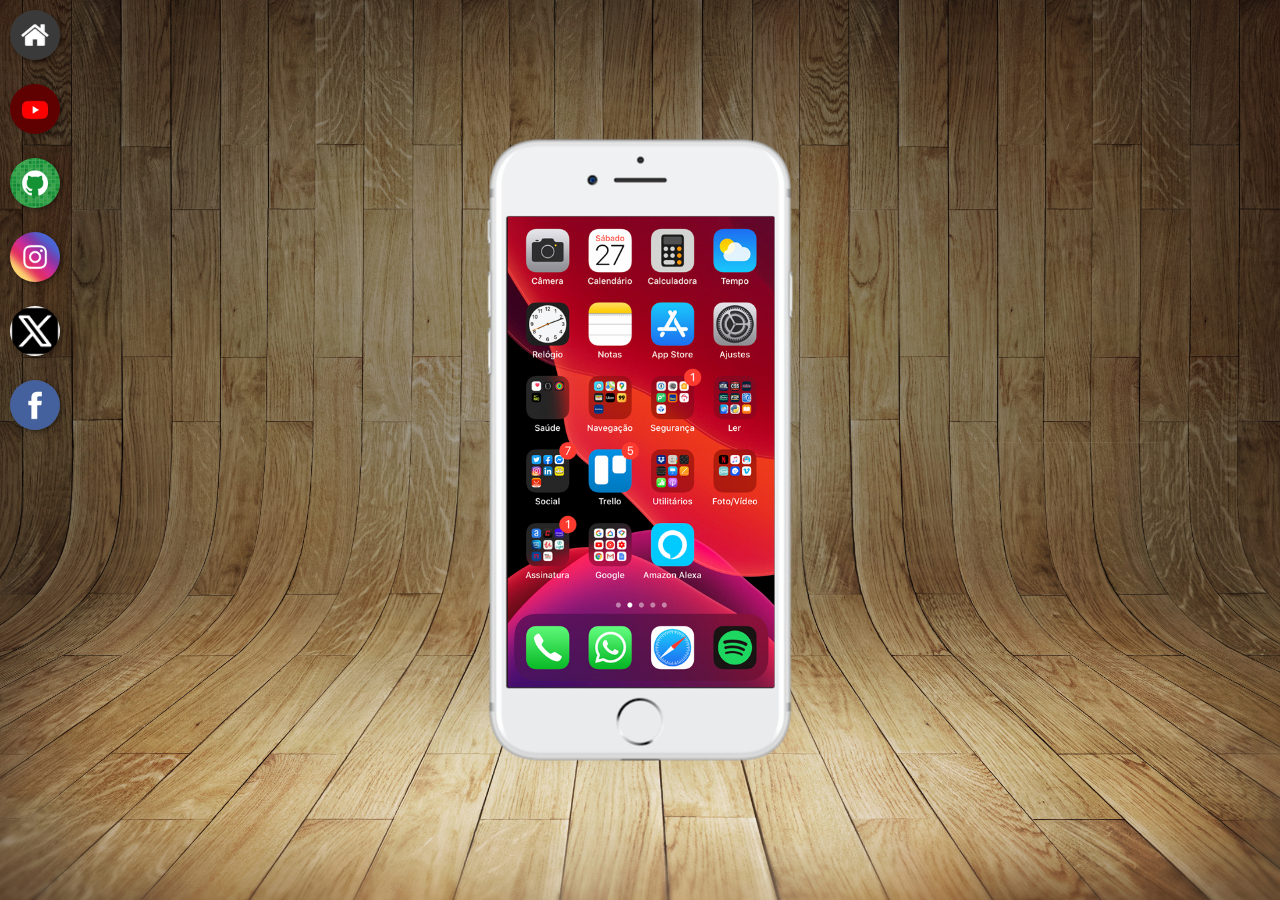
<file: index.html>
<!DOCTYPE html>
<html lang="pt-br">
<head>
    <meta charset="UTF-8">
    <meta name="viewport" content="width=device-width, initial-scale=1.0">
    <link rel="shortcut icon" href="favicon.ico" type="image/x-icon">
    <link rel="stylesheet" href="estilos/style.css">
    <title>Projeto de Redes Sociais</title>
</head>
<body>
    <main>
        <section id="telefone">
          <iframe src="home.html"  name="tela" id="tela" frameborder="0">
            Seu navegador não é compatível com isso.
          </iframe>
        </section>
        <section id="redes-sociais">
          <a href="home.html" target="tela"><img src="imagens/logo-home.jpg" alt="home"></a><br>
           <a href="youtube.html"tela" target="tela"><img src="imagens/logo-youtube.jpg" alt="youtube.html"></a><br>
            <a href="github.html" target="tela"><img src="imagens/logo-github.jpg" alt="github"></a><br>
             <a href="instagram.html" target="tela"><img src="imagens/logo-instagram.jpg" alt="Instagram"></a><br>
              <a href="X.html" target="tela"><img src="imagens/Logo X .png" alt="X"></a><br>
               <a href="facebook.html" target="tela"><img src="imagens/logo-facebook.jpg" alt="Facebook"></a>

        </section>
    </main> 
</body>
</html>
</file>
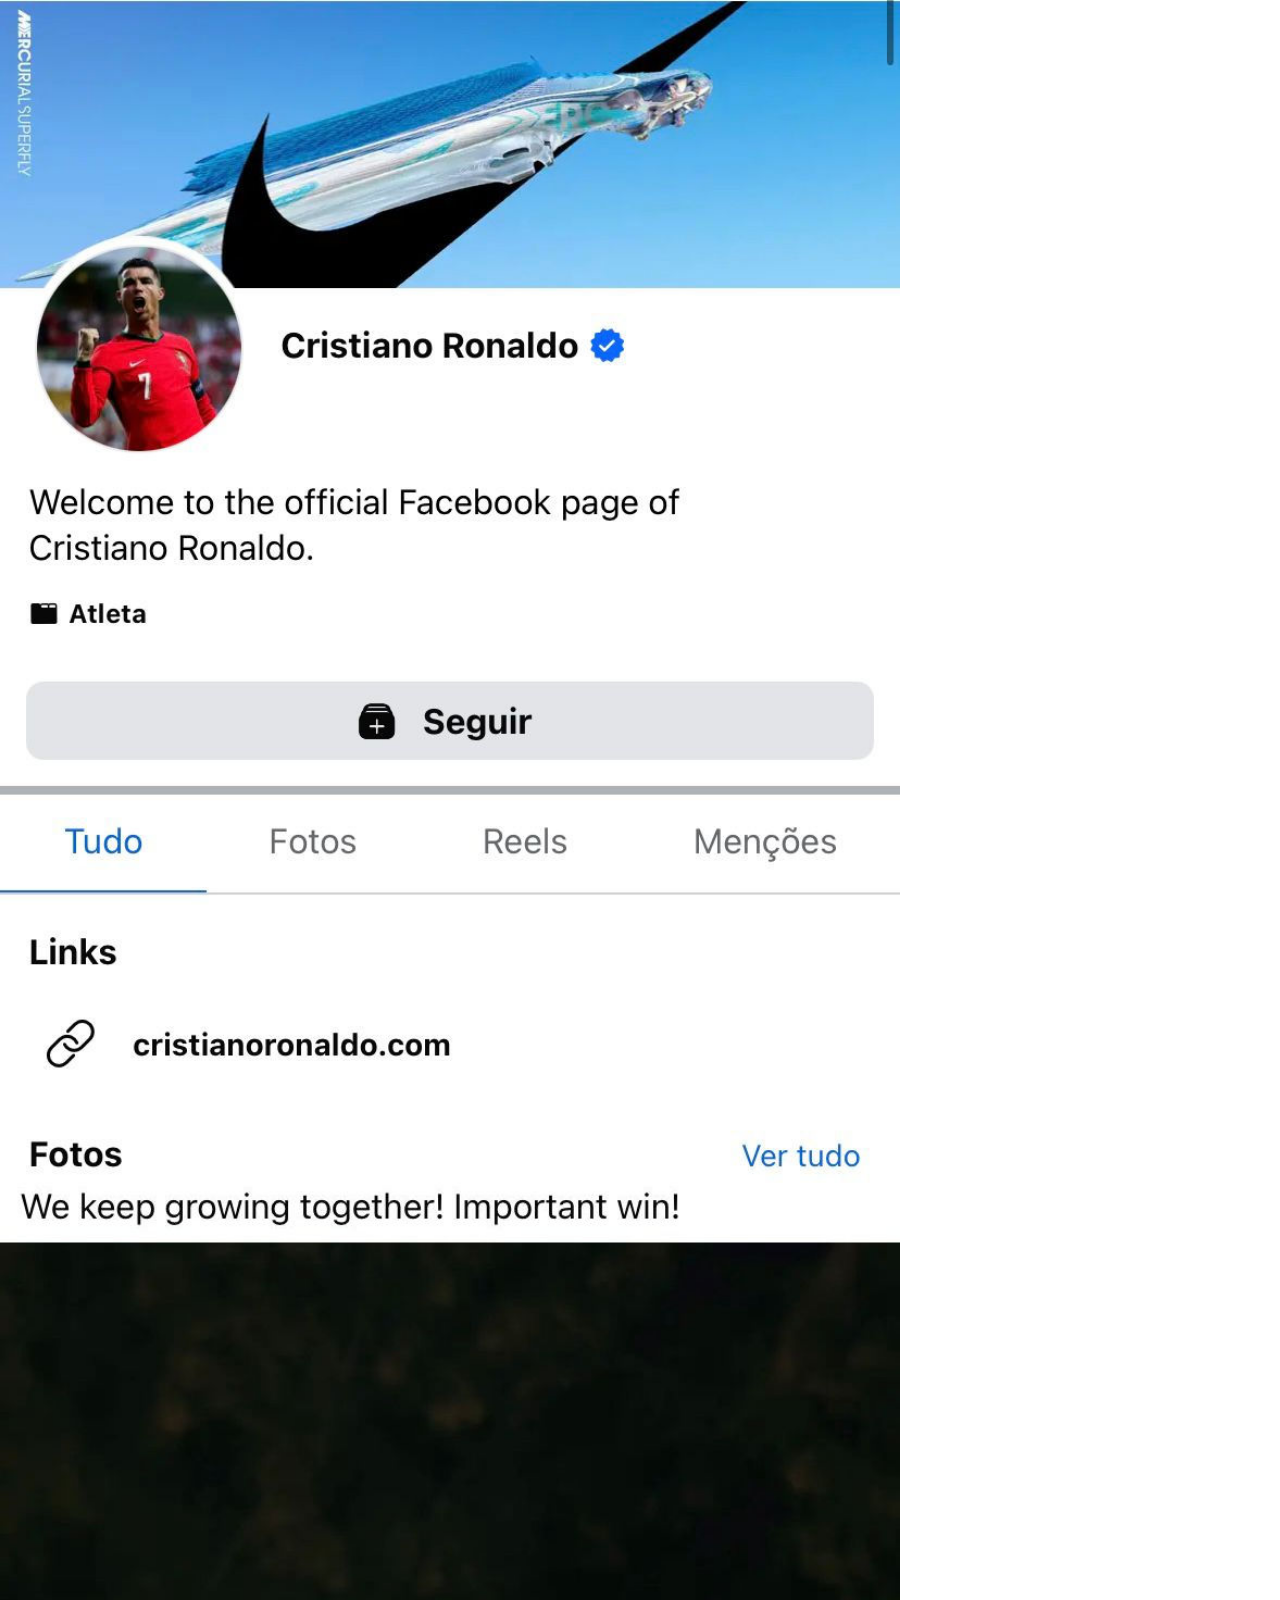
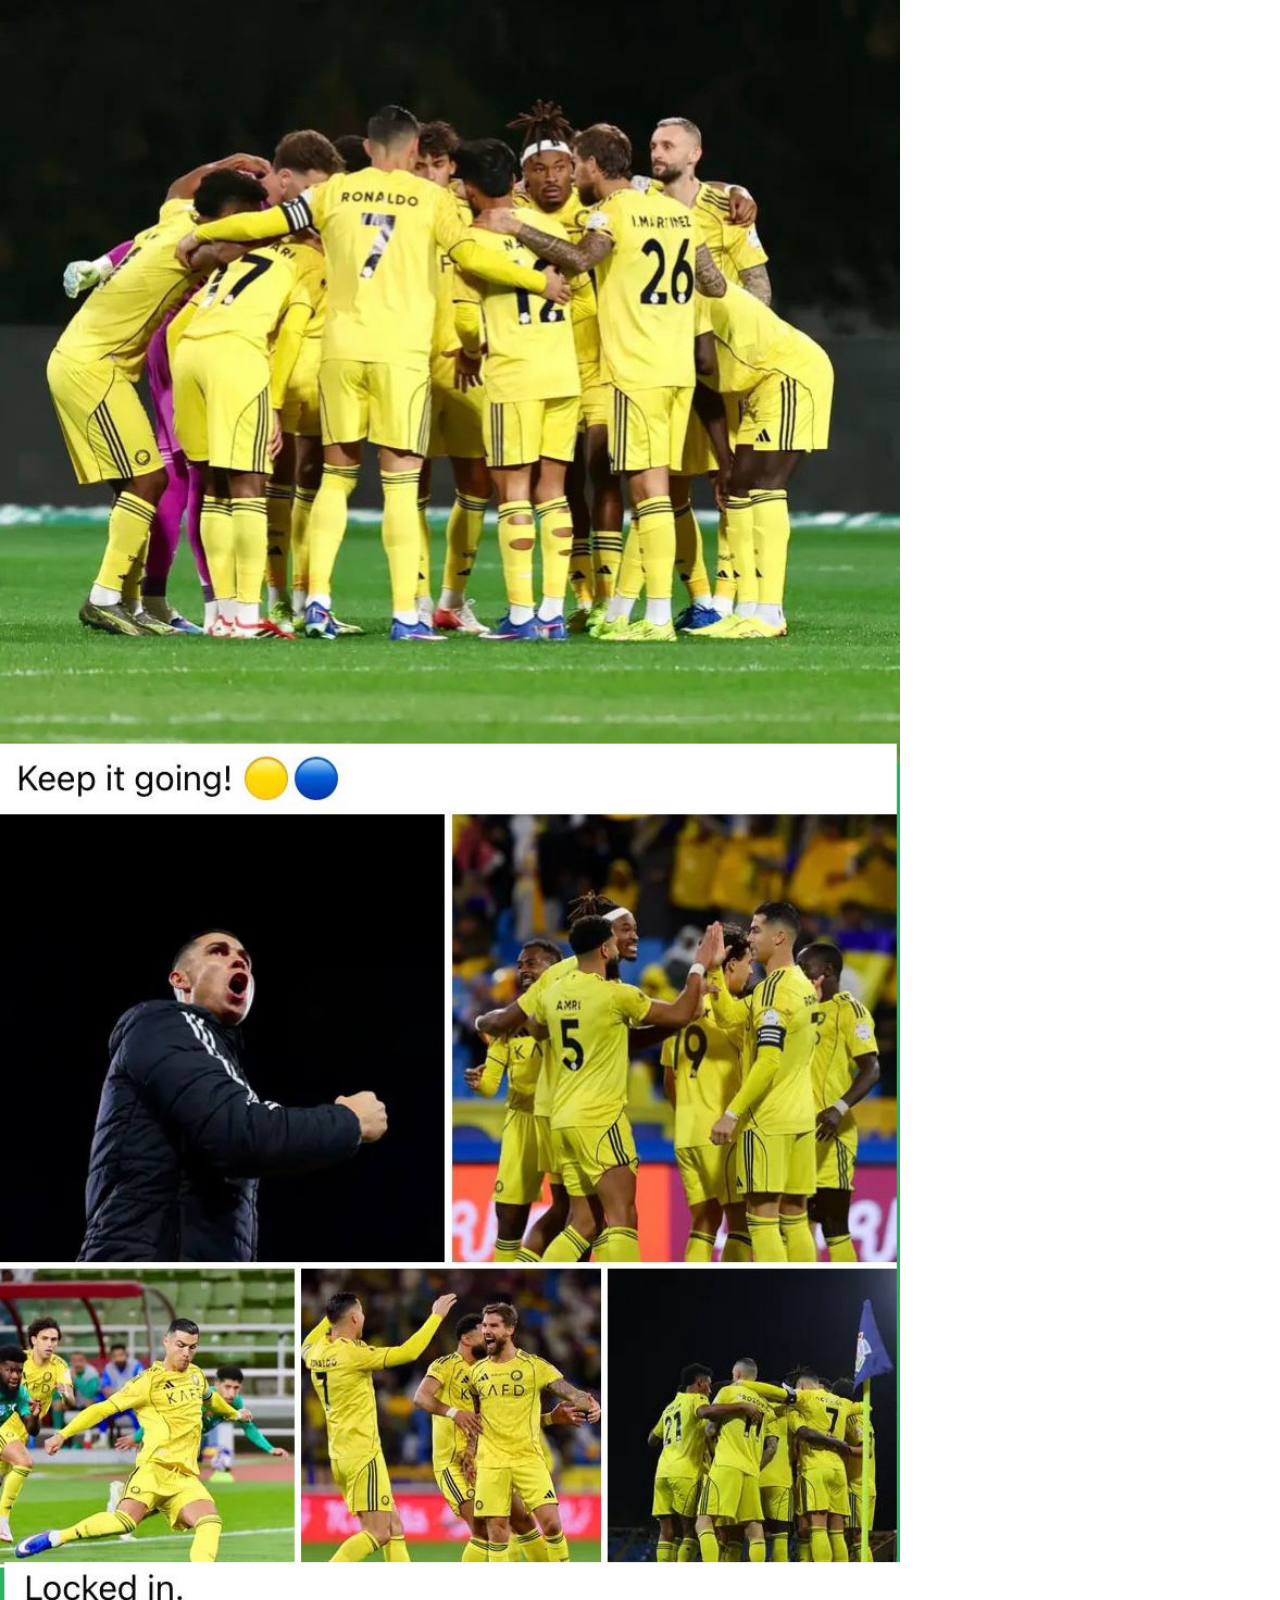
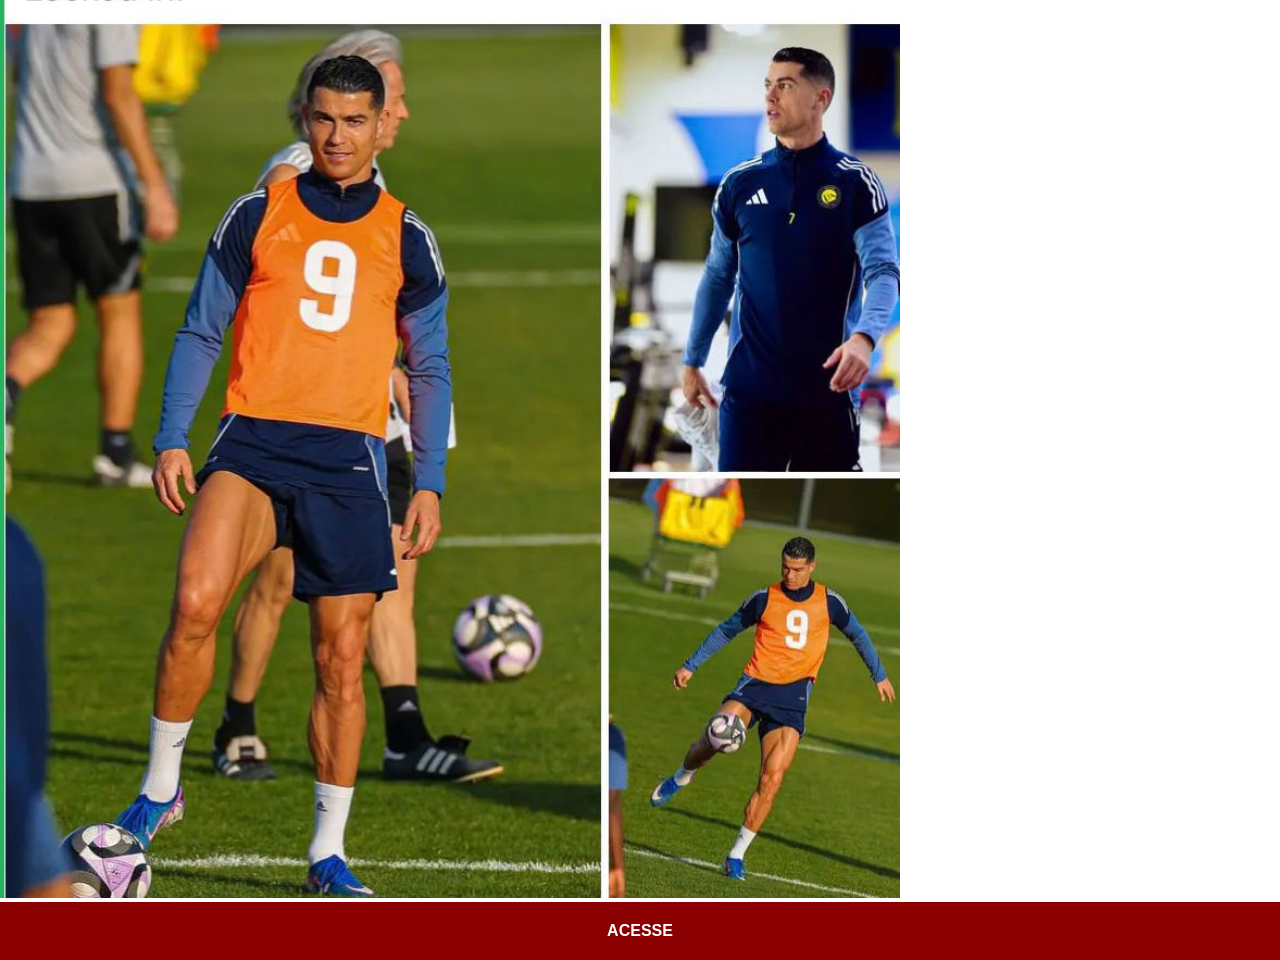
<file: facebook.html>
<!DOCTYPE html>
<html lang="pt-br">
<head>
    <meta charset="UTF-8">
    <meta name="viewport" content="width=device-width, initial-scale=1.0">
    <title>Facebook</title>
    <link rel="stylesheet" href="estilos/social.css">
</head>
<body>
      <img src="imagens/Tela 2 - facebook.jpeg" alt="Facebook">
      <a href="https://www.facebook.com/Cristiano/?locale=pt_BR">ACESSE</a>
</body>
</html>
</file>
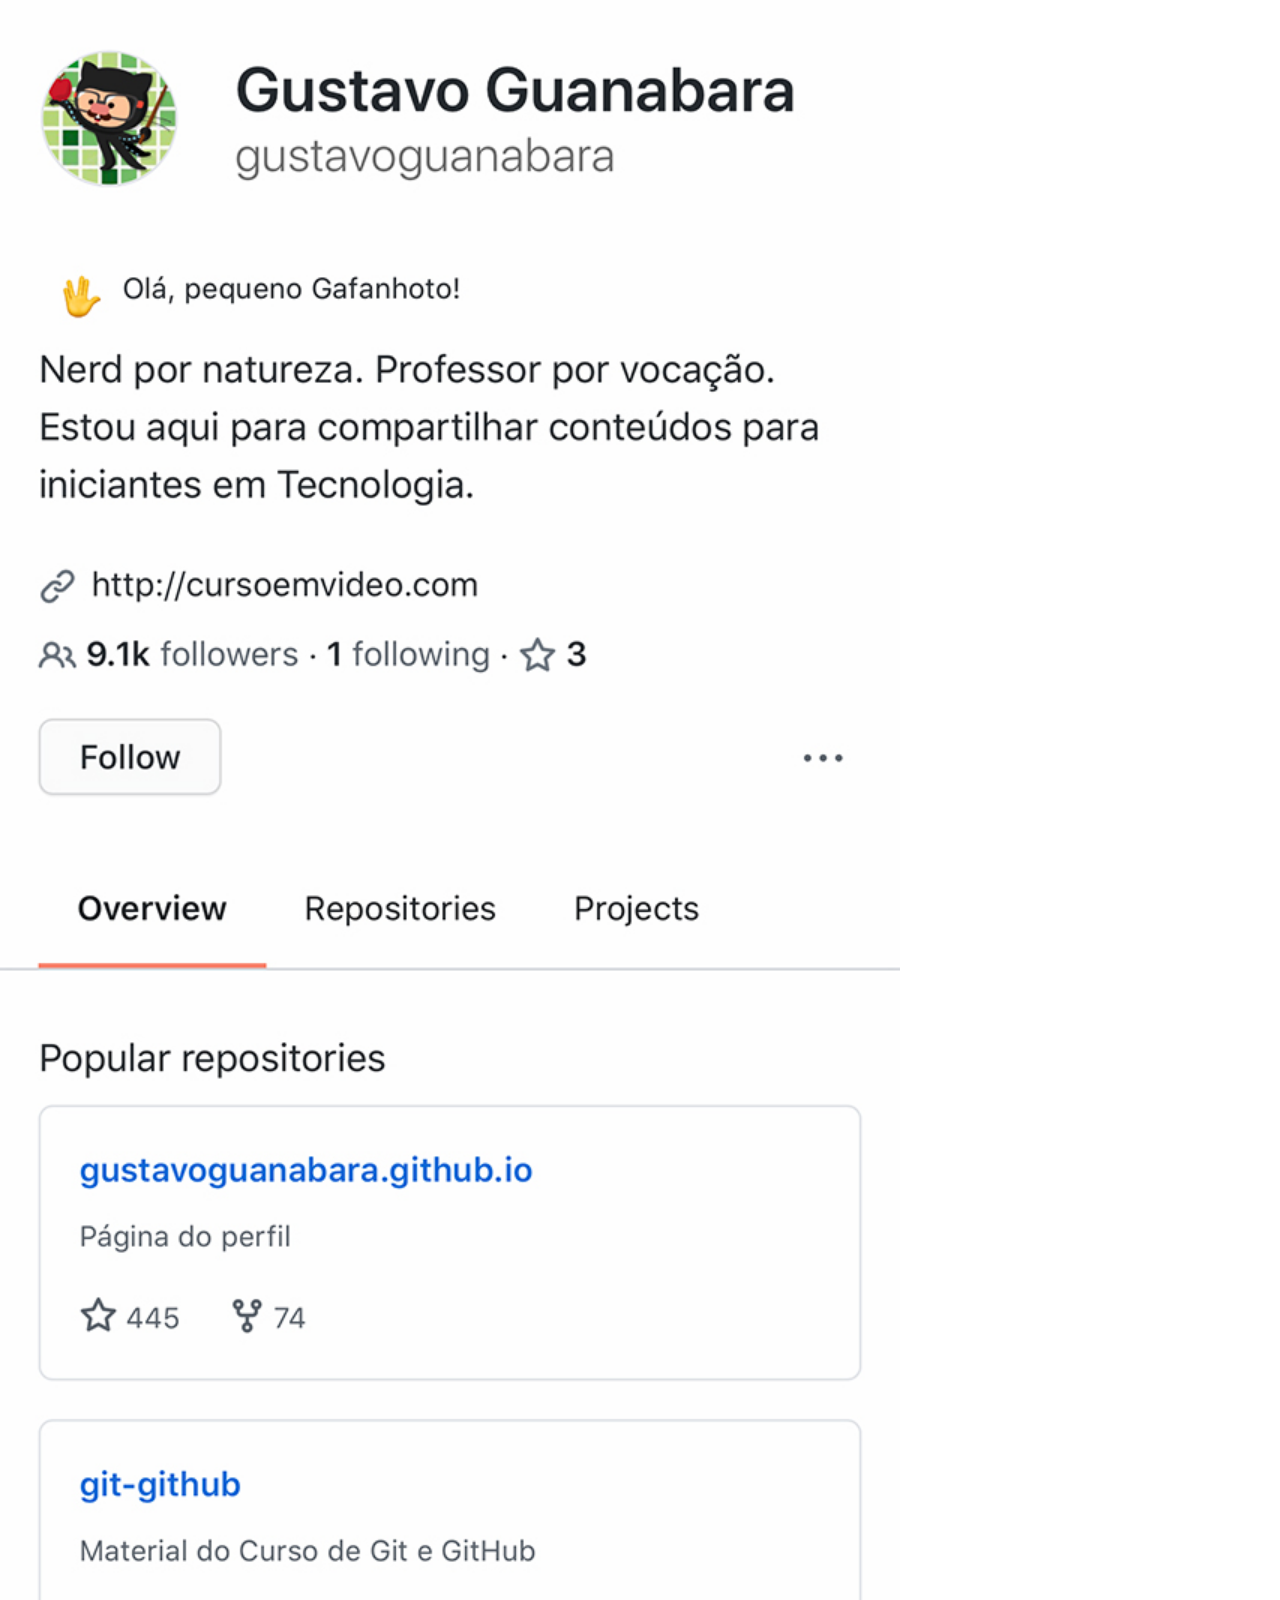
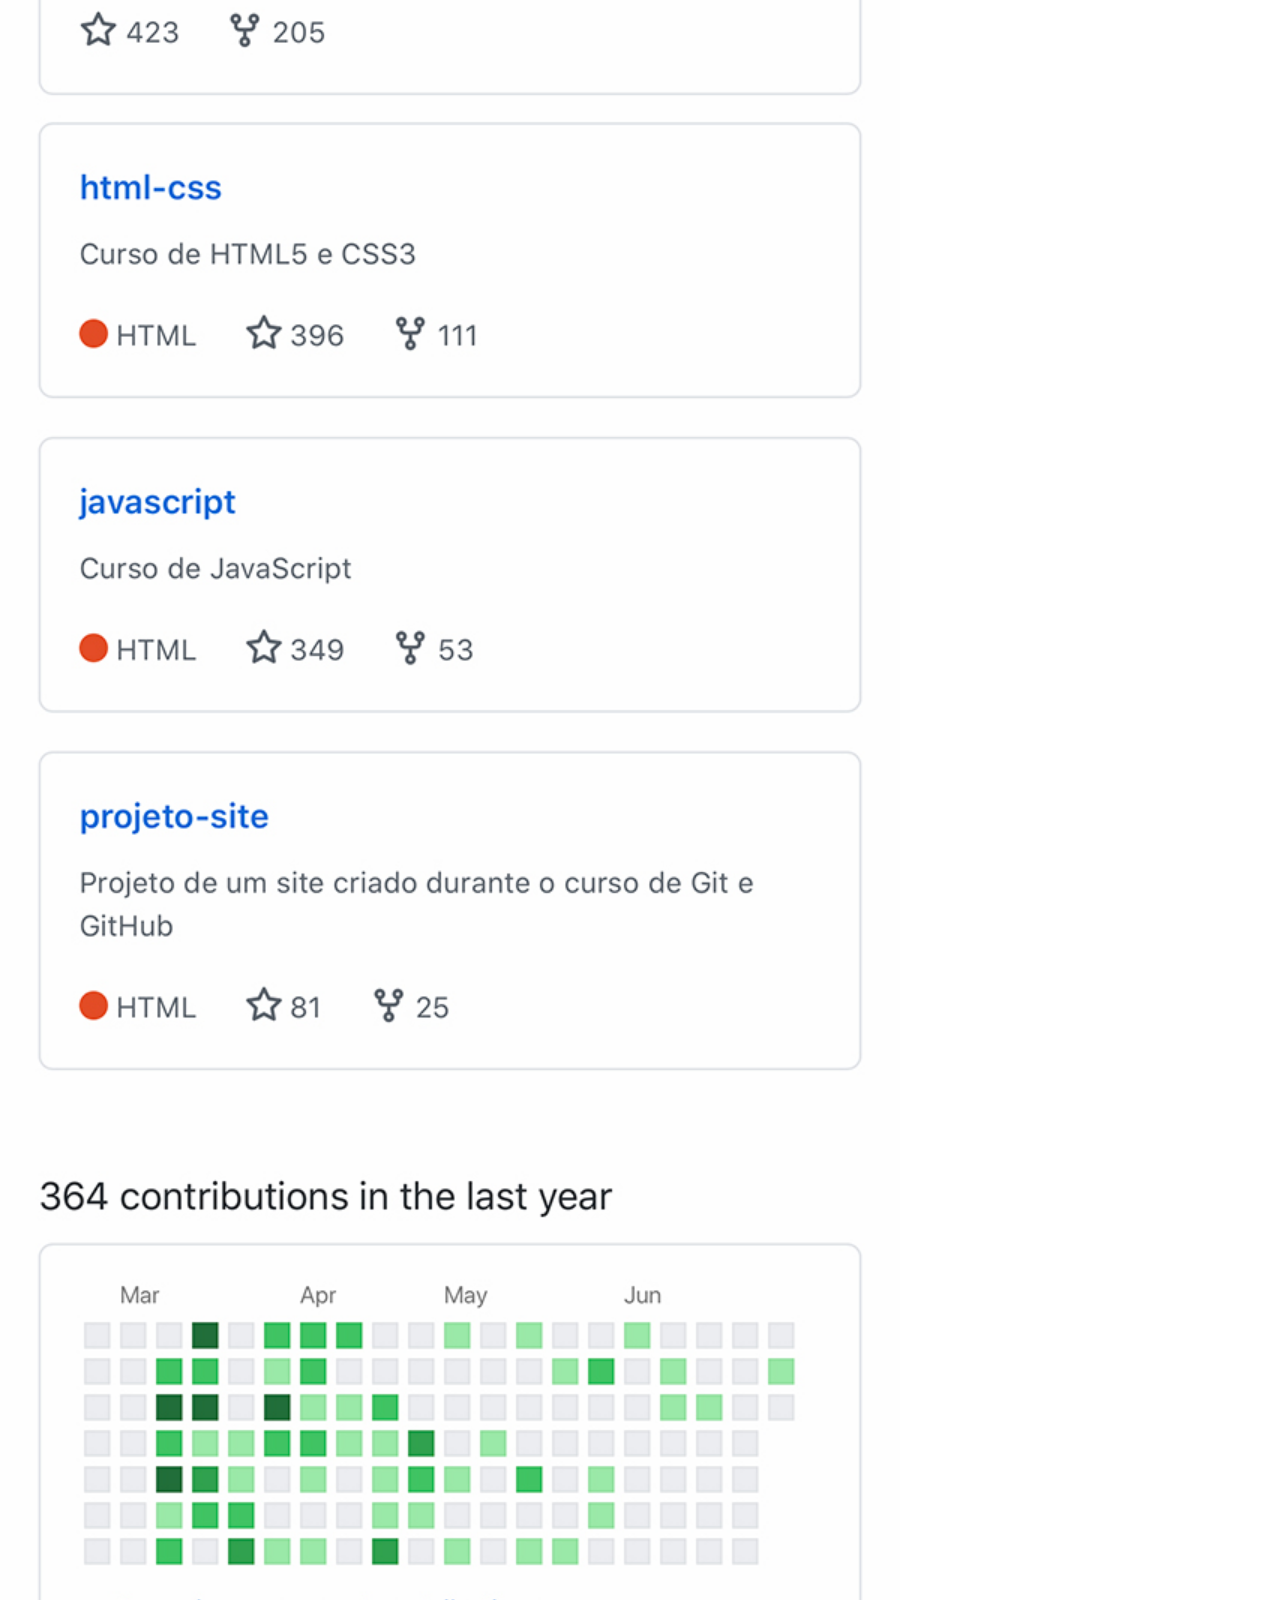
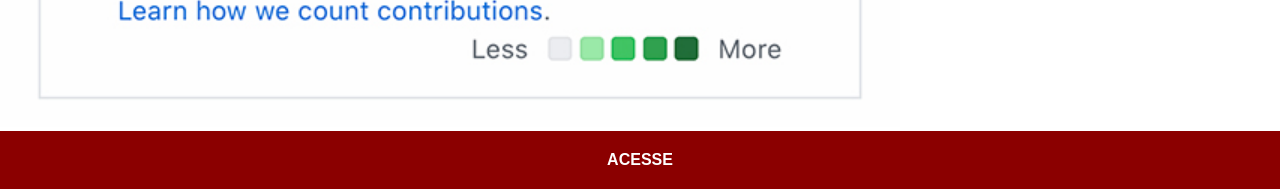
<file: github.html>
<!DOCTYPE html>
<html lang="pt-br">
<head>
    <meta charset="UTF-8">
    <meta name="viewport" content="width=device-width, initial-scale=1.0">
    <title>GitHub</title>
    <link rel="stylesheet" href="estilos/social.css">
</head>
<body>
    <img src="imagens/tela-github.jpg" alt="GitHub">
    <a href="https://github.com/LucasFontes20" target="_blank">ACESSE</a>
</body>
</html>
</file>
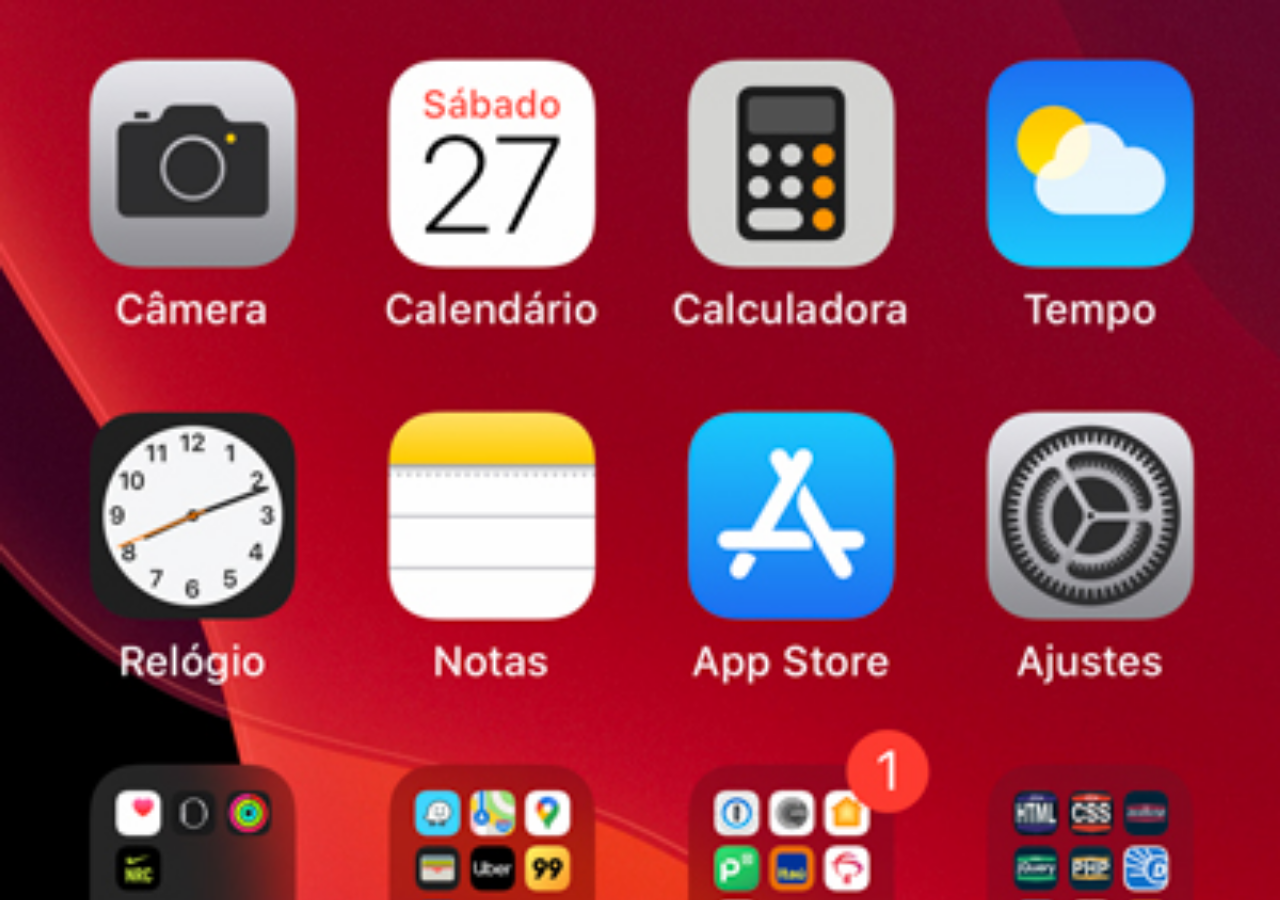
<file: home.html>
<!DOCTYPE html>
<html lang="pt-br">
<head>
    <meta charset="UTF-8">
    <meta name="viewport" content="width=device-width, initial-scale=1.0">
    <title>Home</title>
</head>
<style>
    * {
      margin: 0px;
      padding: 0px;
    }

    body {
        width: 100vw;
        height: 100vh;
        background: black url('imagens/tela-home.jpg') no-repeat top center;
        background-size: cover;
    }
</style>
<body>
     
</body>
</html>
</file>
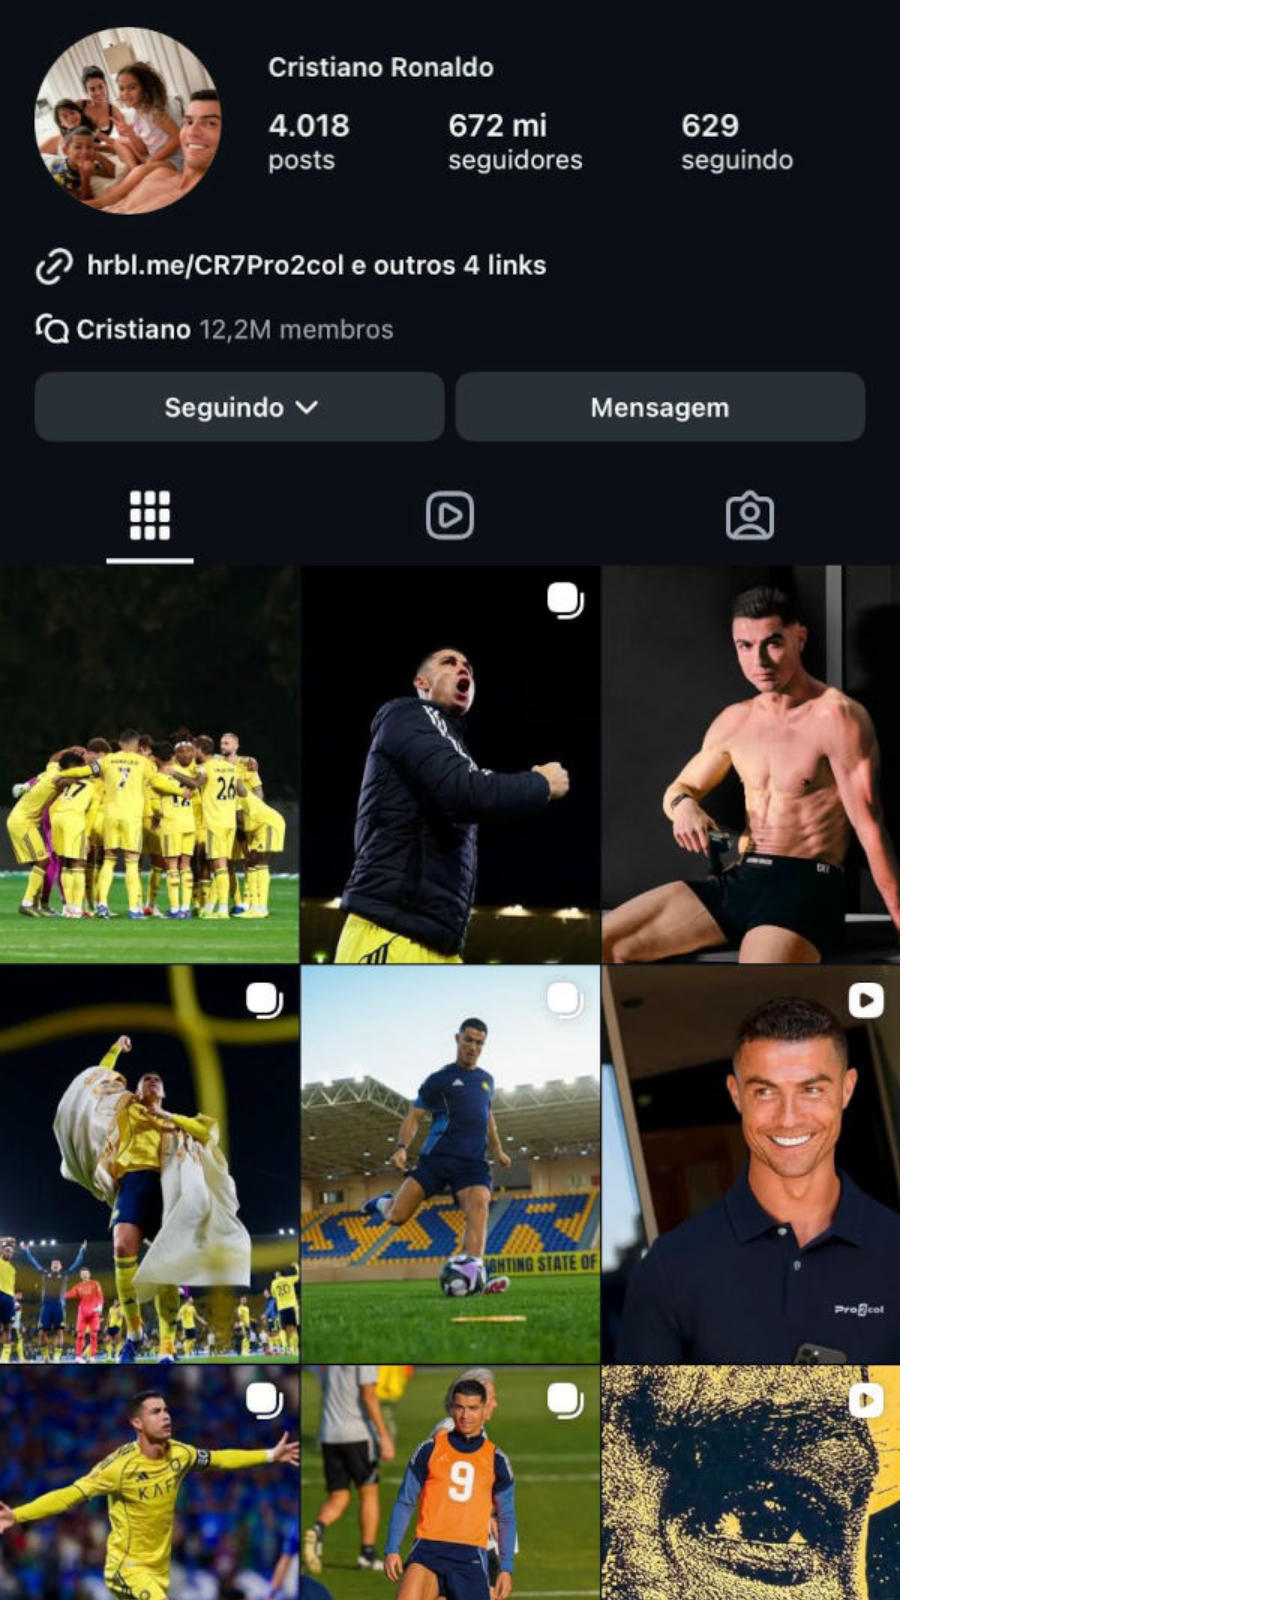
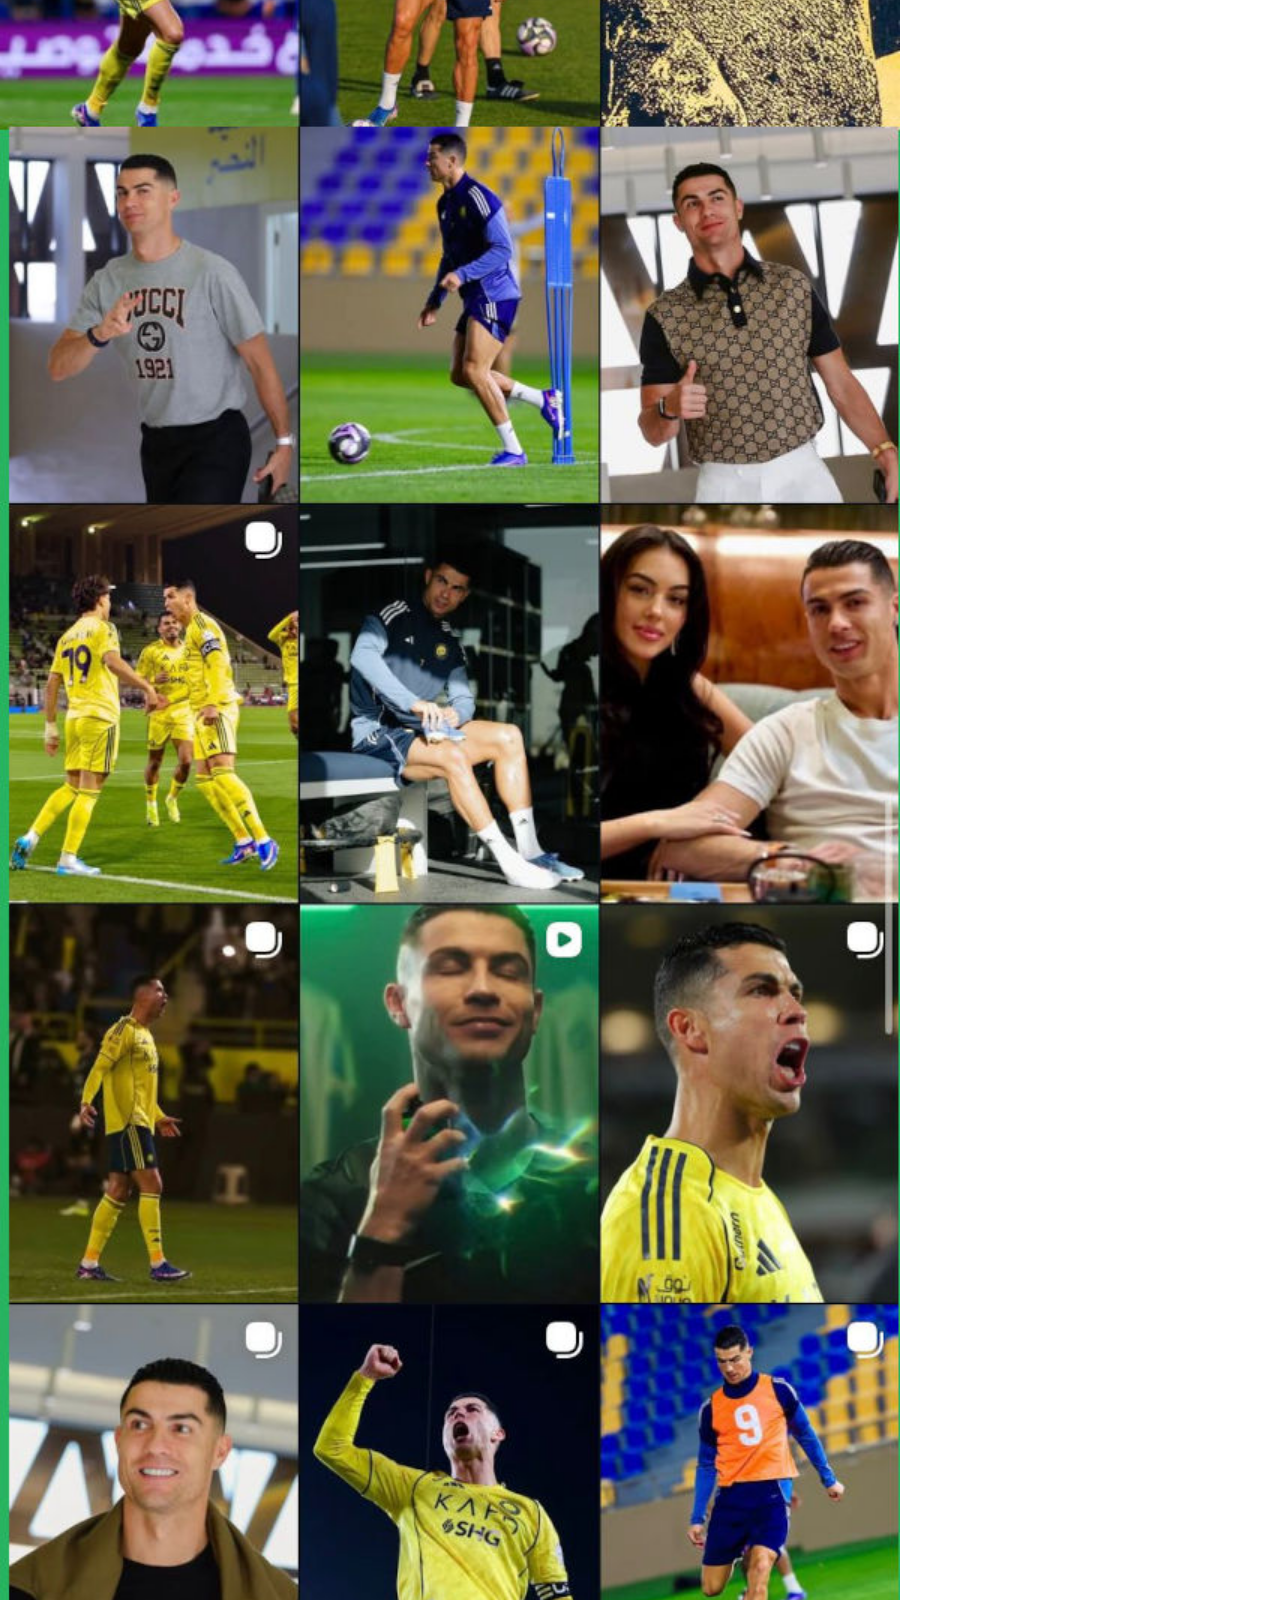
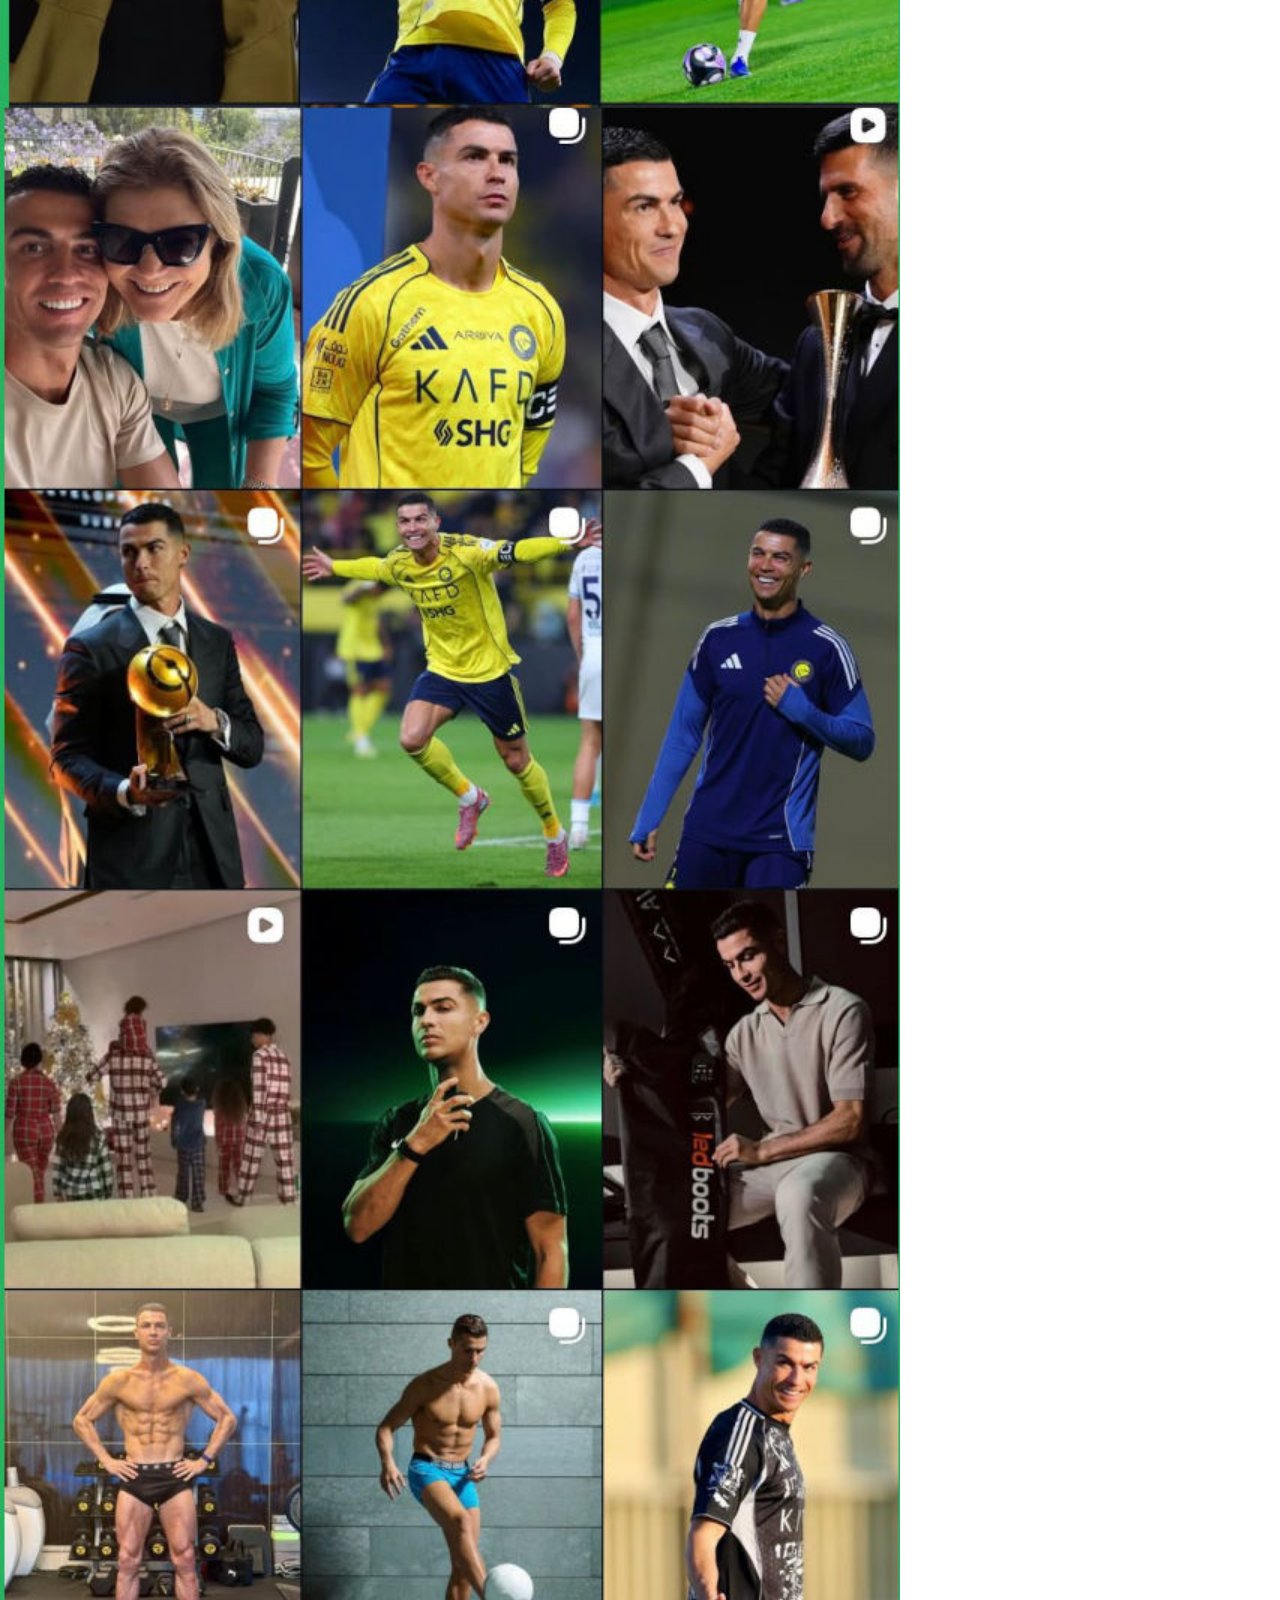
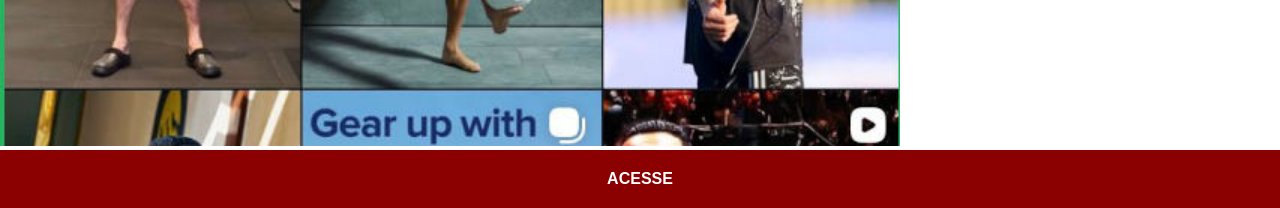
<file: instagram.html>
<!DOCTYPE html>
<html lang="pt-br">
<head>
    <meta charset="UTF-8">
    <meta name="viewport" content="width=device-width, initial-scale=1.0">
    <title>Instagram</title>
    <link rel="stylesheet" href="estilos/social.css">
<body>
      <img src="imagens/Tela - 2 Instagramjpg.jpg" alt="Instagram">
      <a href="https://www.instagram.com/cristiano/" target="_blank" >ACESSE</a>
</body>
</html>
</file>
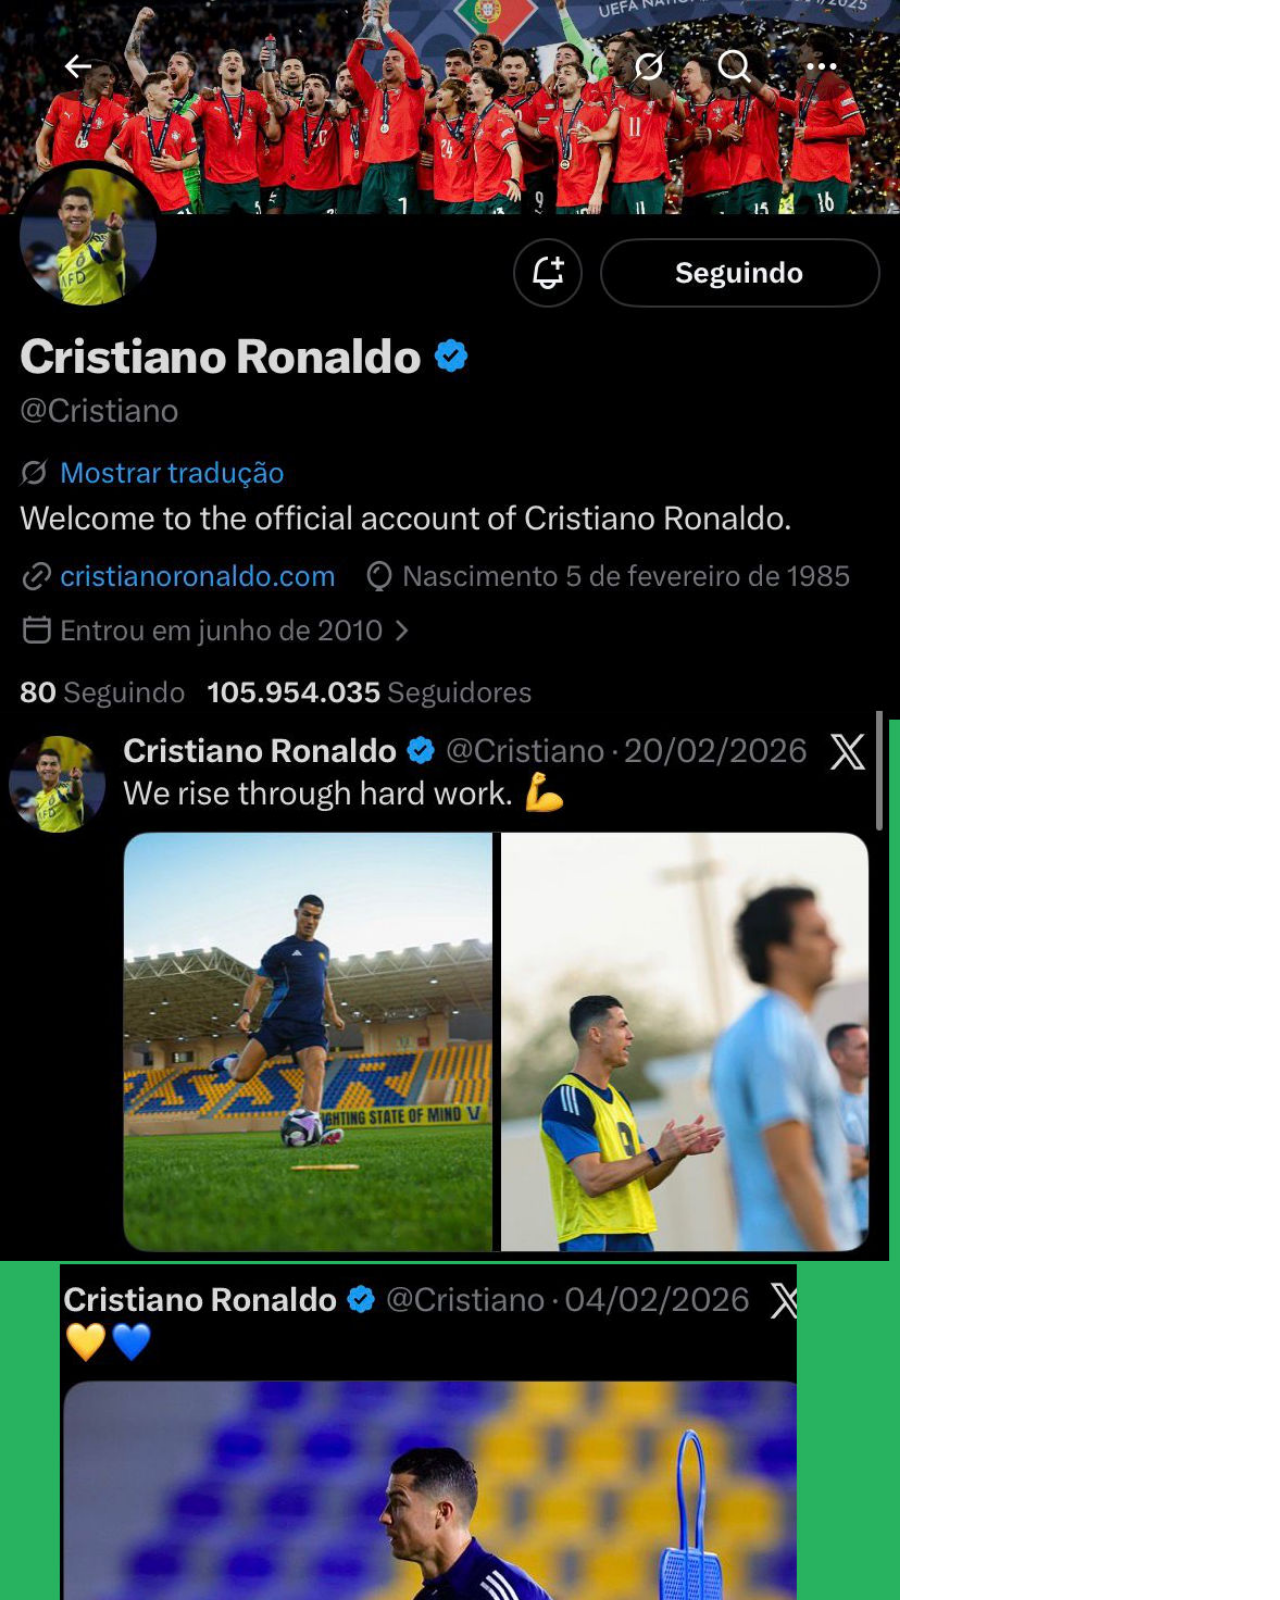
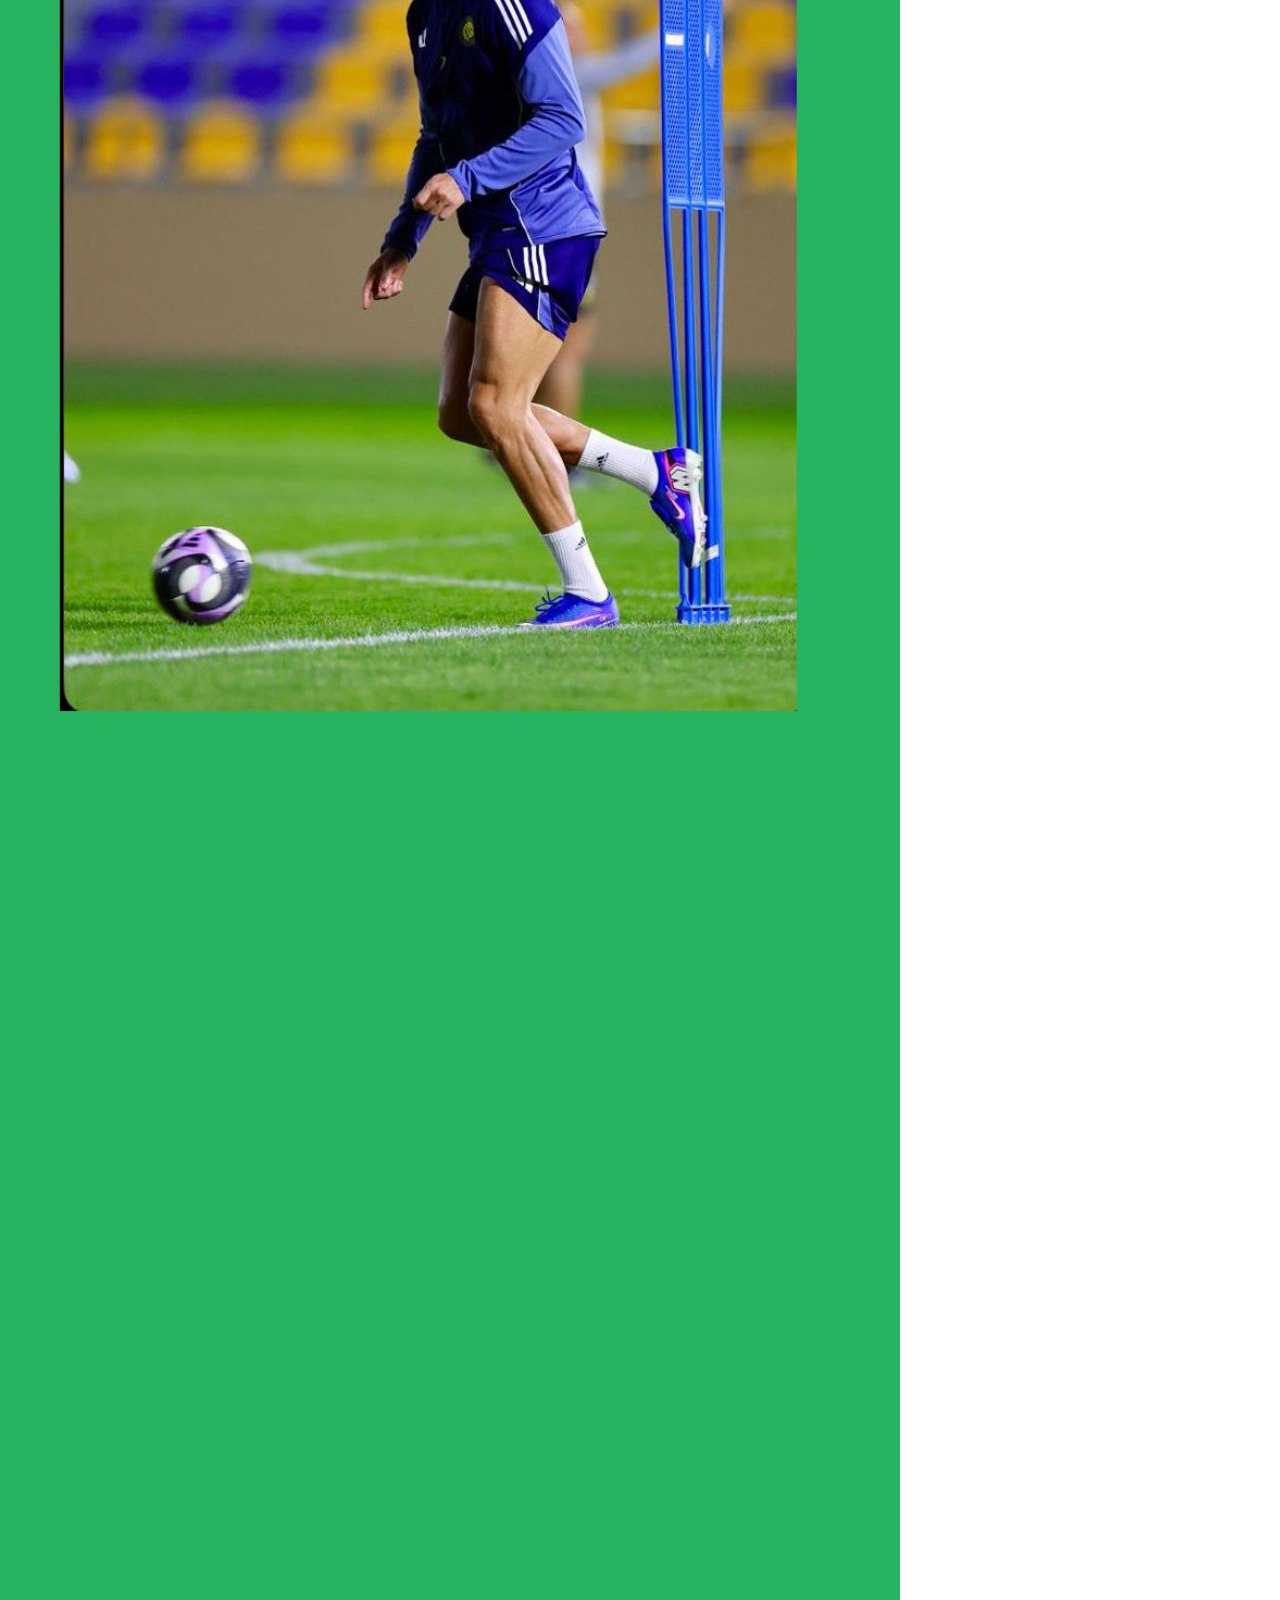
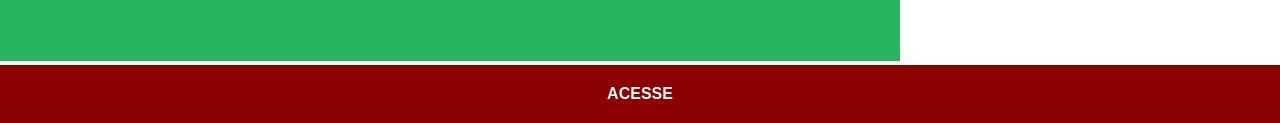
<file: X.html>
<!DOCTYPE html>
<html lang="pt-br">
<head>
    <meta charset="UTF-8">
    <meta name="viewport" content="width=device-width, initial-scale=1.0">
    <title>X</title>
    <link rel="stylesheet" href="estilos/social.css">
</head>
<body>
    <img src="imagens/tela2-x.jpeg" alt="X">
    <a href="https://x.com/Cristiano" target="_blank">ACESSE</a>
</body>
</html>
</file>
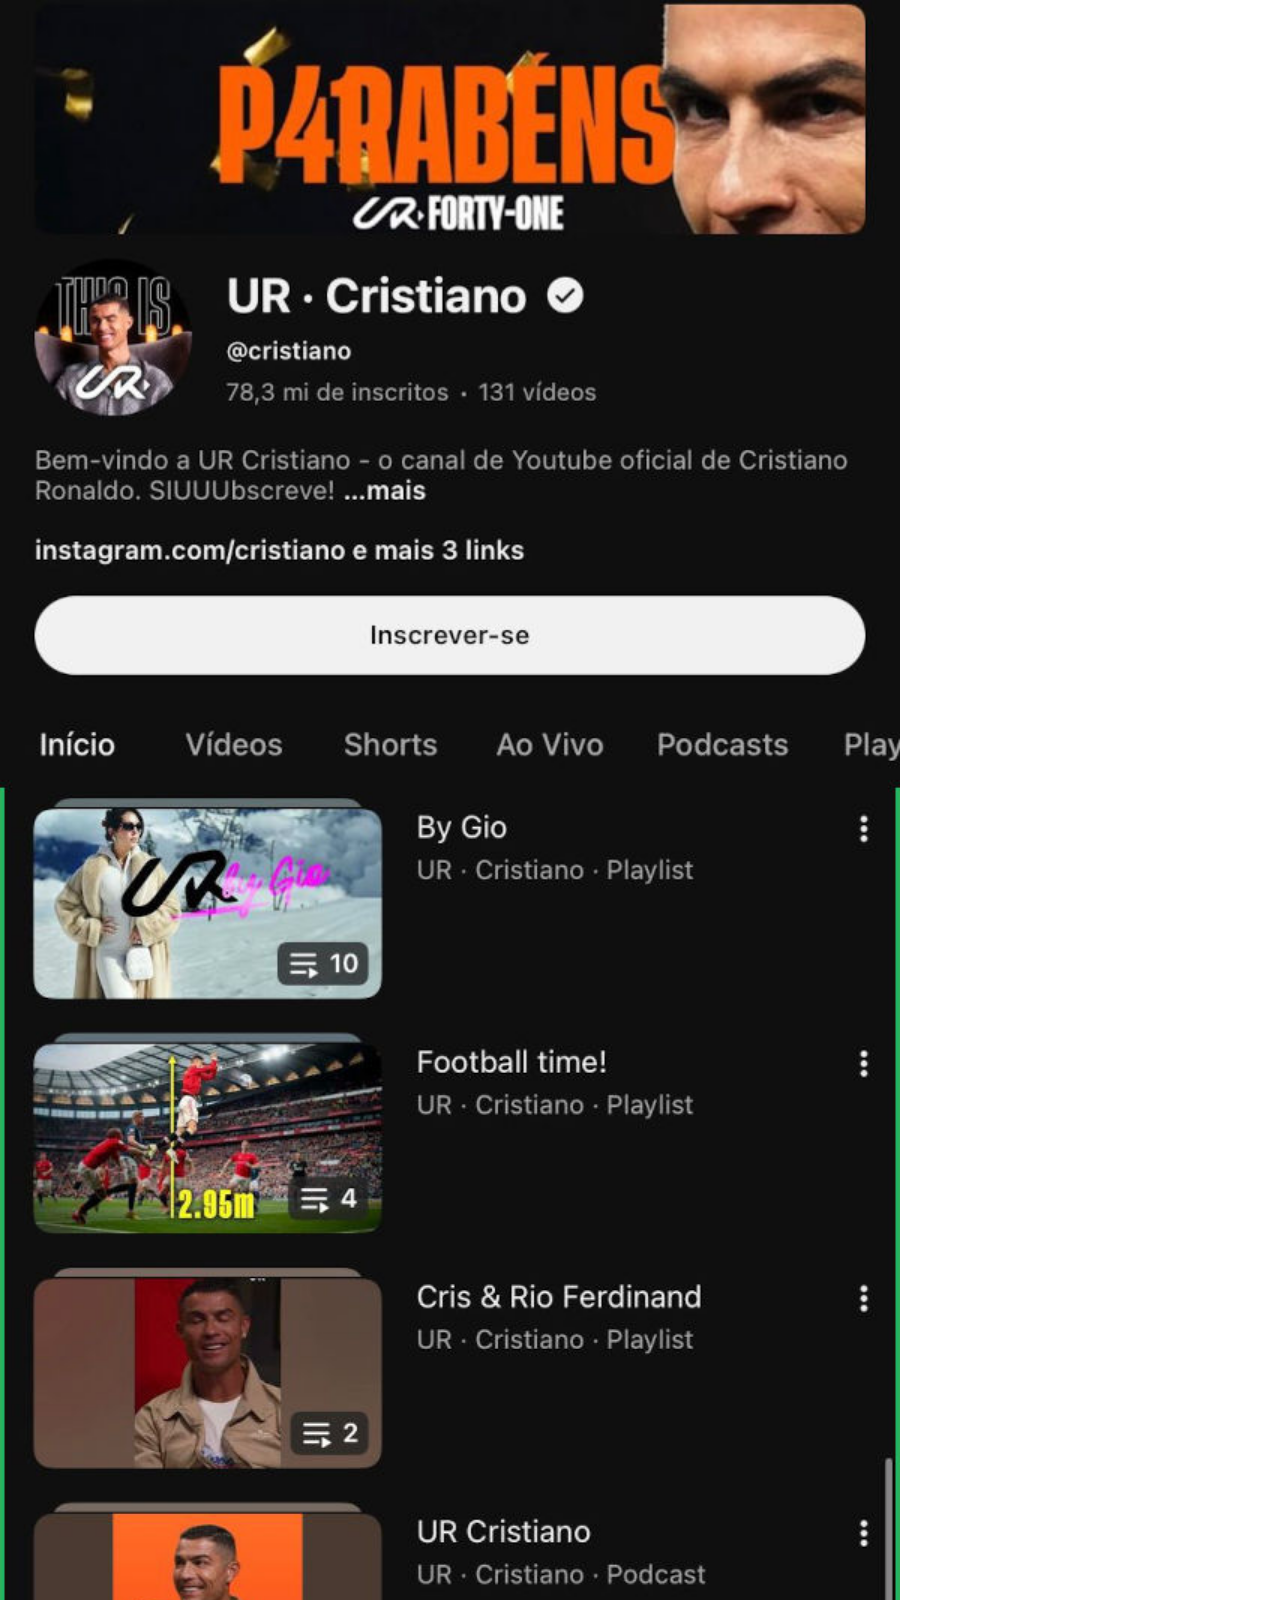
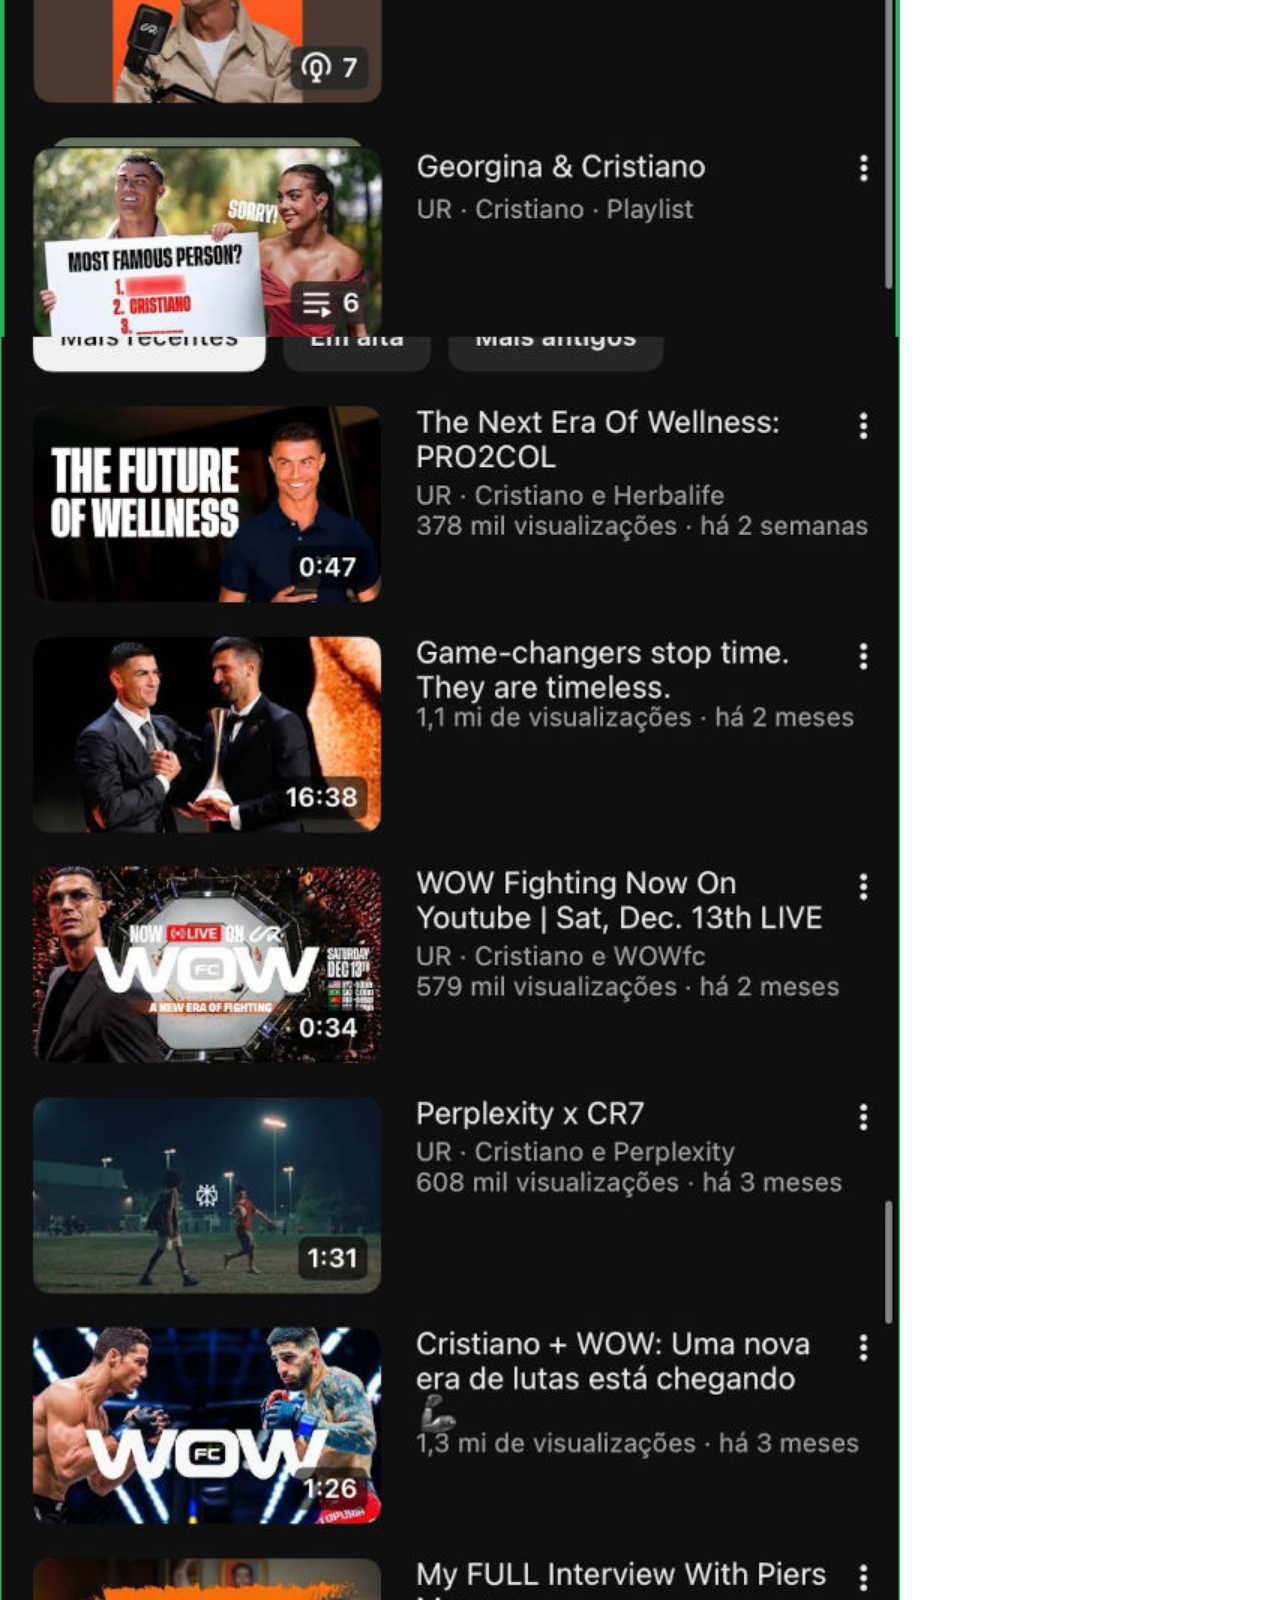
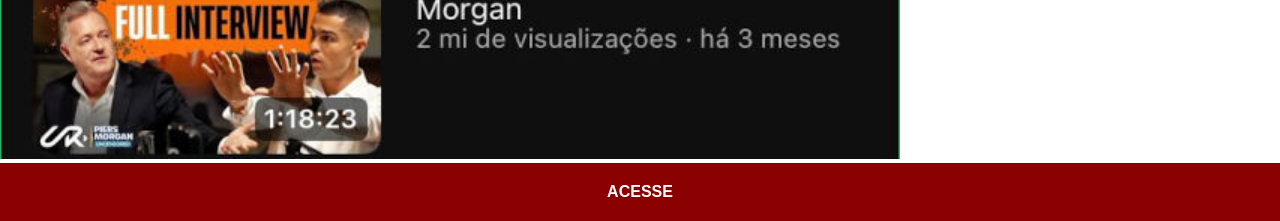
<file: youtube.html>
<!DOCTYPE html>
<html lang="pt-br">
<head>
    <meta charset="UTF-8">
    <meta name="viewport" content="width=device-width, initial-scale=1.0">
    <title>Youtube</title>
        <link rel="stylesheet" href="estilos/social.css">
    <head>
    </body>
    <img src="imagens/tela2-youbue.jpeg" alt="Youtube">
    <a href="https://www.youtube.com/@cursoemvideo/playlists" target="_blank">ACESSE</a>
</file>
<file: estilos/style.css>
@charset "UTF-8";

* {
    margin: 0px;
    padding: 0px;
    font-family: Arial, Helvetica, sans-serif;
}

html,body {
    height: 100vh;
    width: 100vw;
    background-color: black;
    
}

body {
    background: url('../imagens/fundo-madeira.jpg')
    no-repeat top center;
    background-size: cover;
    background-attachment: fixed;
}

main {
    position: relative;
    height: 100vh;
}

section#telefone {
    position: absolute;
    top: 50%;
    left: 50%;
    transform: translate(-50%, -50%);

    width: 311px;
    height: 627px;
    background: url('../imagens/frame-iphone.png') no-repeat;    
}

iframe#tela {
    position: relative;
    top: 80px;
    left: 23px;
    width: 267px;
    height: 471px;
}

section#redes-sociais  img {
    width: 50px;
    margin: 10px;
    border-radius: 50%;
    box-shadow: 2px 2px 5px rgba(0, 0, 0, 0.400);
    box-sizing: border-box;
}

section#redes-sociais img:hover {
    border: 2px solid rgba(255, 255, 255, 0.637);
    transform: translate(-3px, -3px);
    box-shadow: 5px 5px 10px rgba(0, 0, 0, 0.623);
    transition: transform .5;
}
</file>
<file: estilos/social.css>
@charset "UTF-8" ;

* {
    margin: 0px;
    padding: 0px;
    font-family: Arial, Helvetica, sans-serif;
}

::-webkit-scrollbar {
    width: 0px;
    height: 0px;
}

img {
    width: 100vh;
}

a {
    display: block;
    background-color: darkred;
    color: white;
    padding: 20px;
    text-align: center;
    font-weight: bolder;
    text-decoration: none;
}

a:hover {
    background-color: red;
}
</file>
